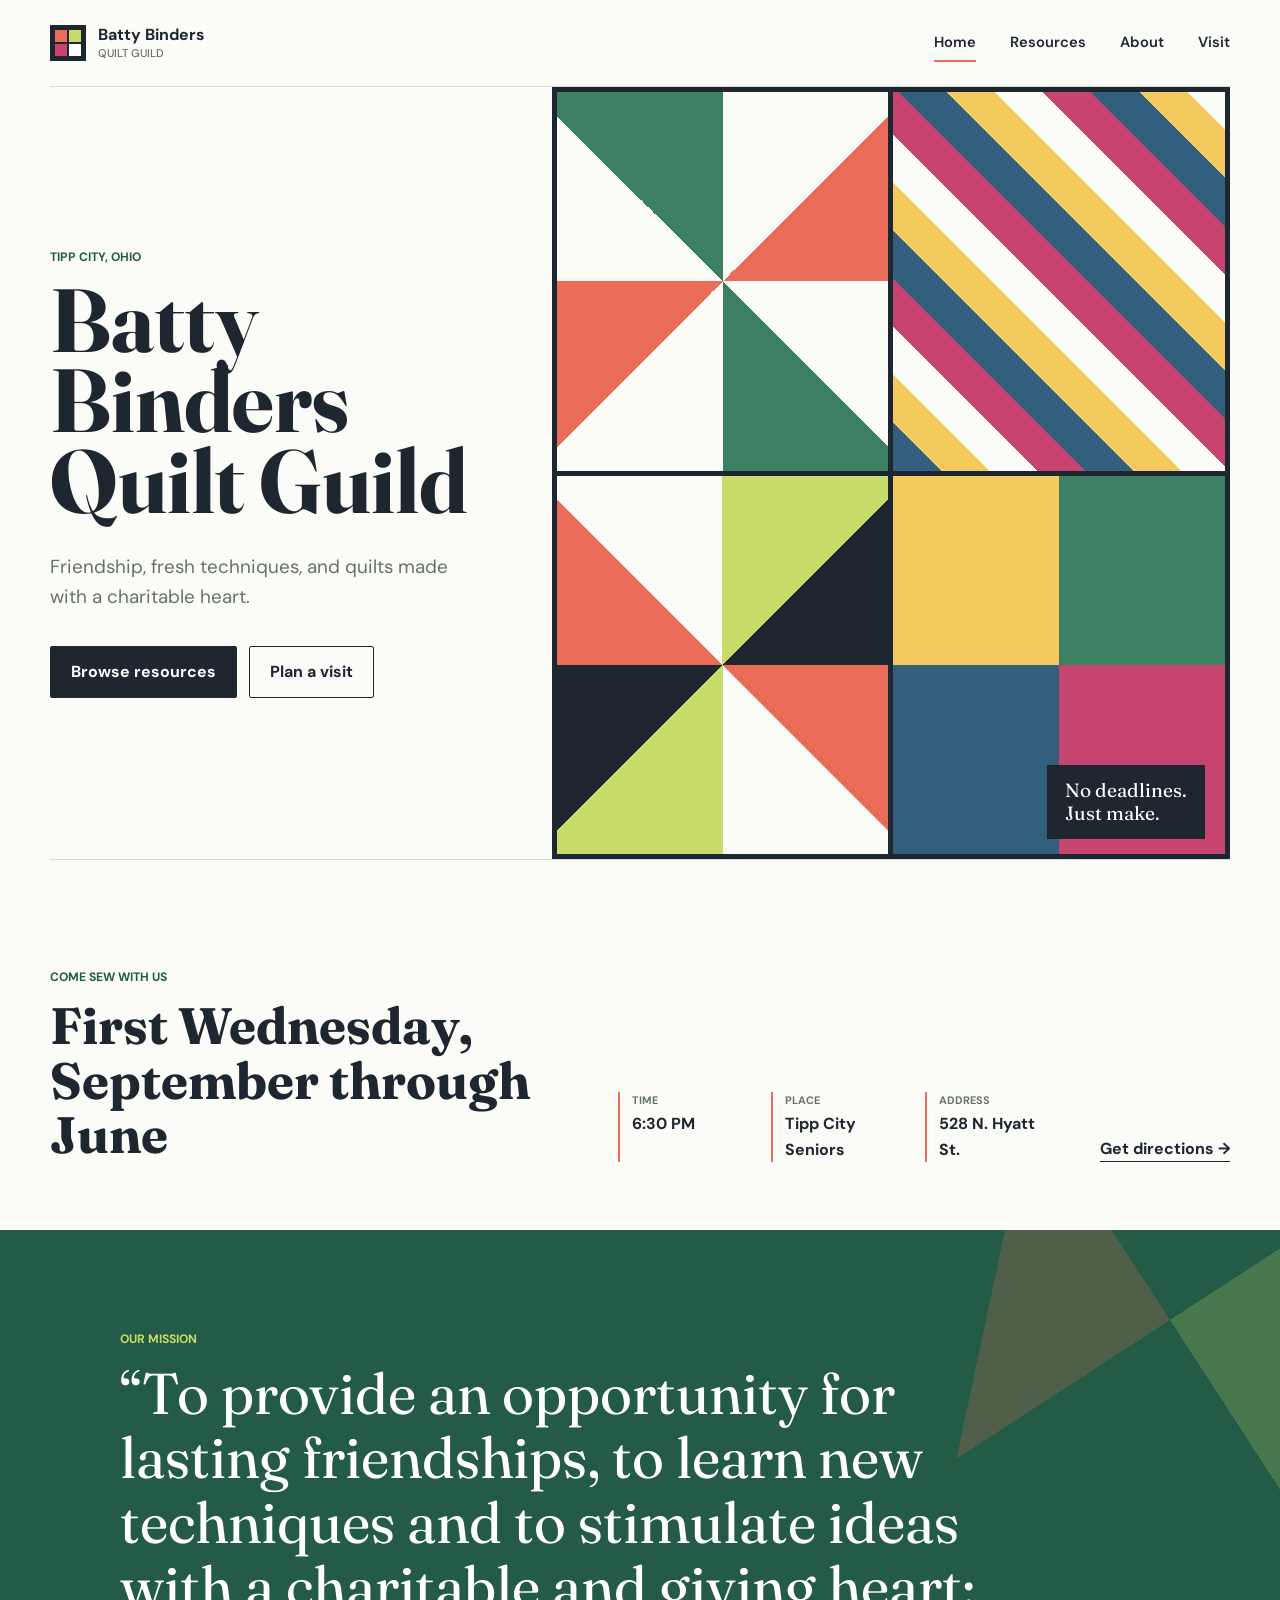
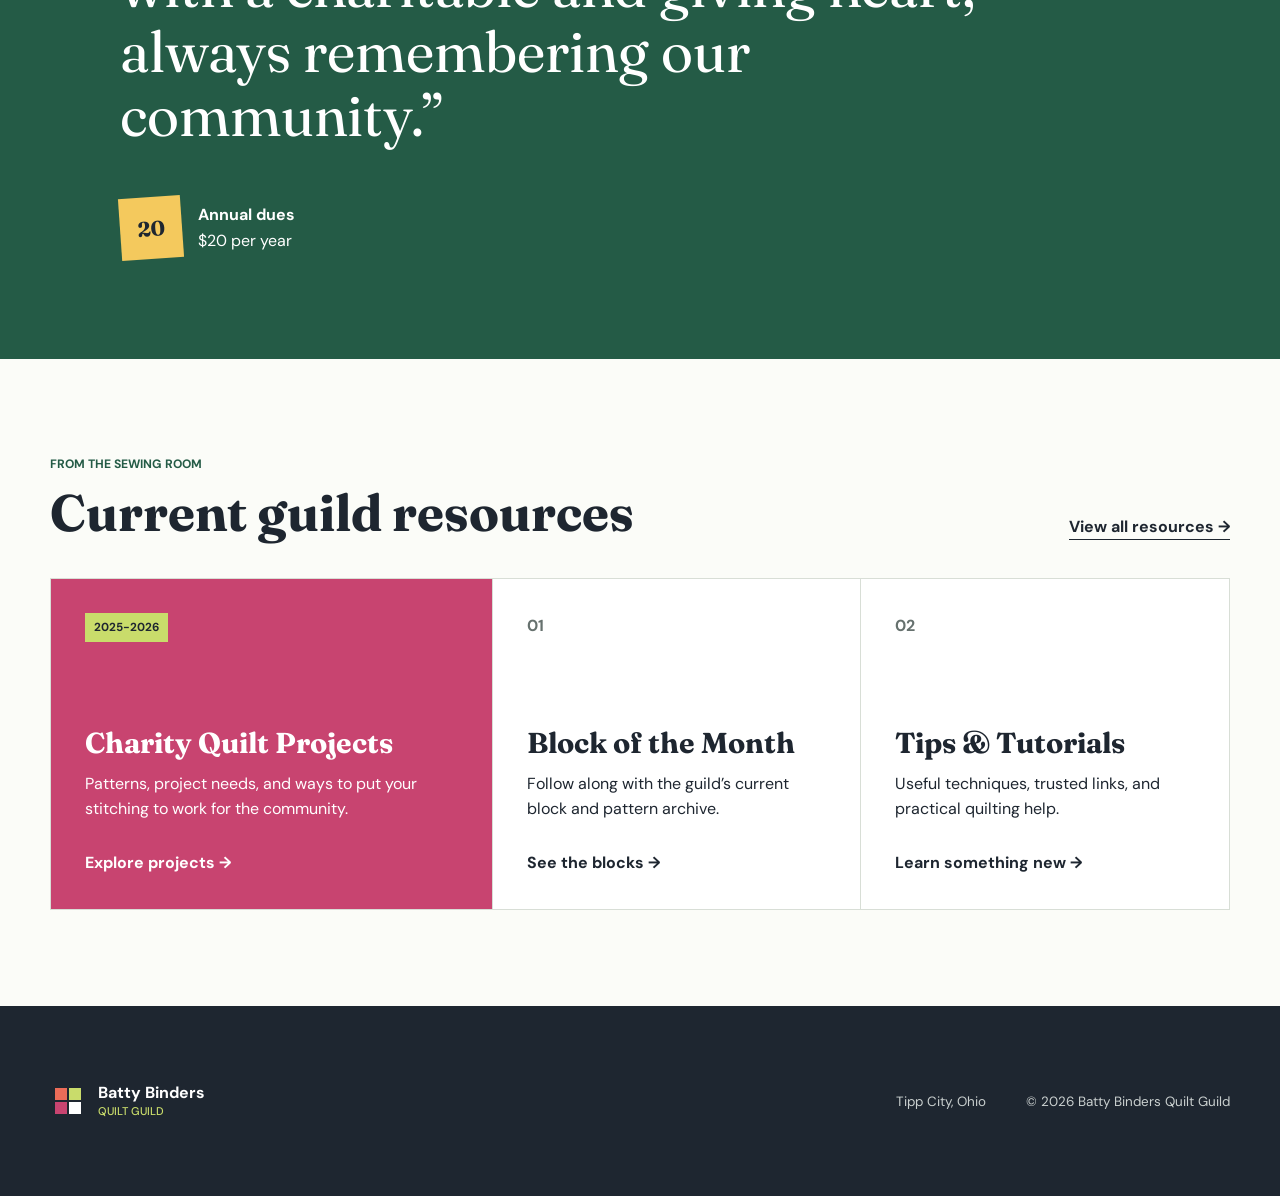
<file: batty-binders-redesign/index.html>
<!doctype html>
<html lang="en">
<head>
  <meta charset="utf-8">
  <meta name="viewport" content="width=device-width, initial-scale=1">
  <meta name="description" content="Batty Binders Quilt Guild in Tipp City, Ohio: meetings, projects, resources, and community quilting.">
  <title>Batty Binders Quilt Guild</title>
  <link rel="preconnect" href="https://fonts.googleapis.com">
  <link rel="preconnect" href="https://fonts.gstatic.com" crossorigin>
  <link href="https://fonts.googleapis.com/css2?family=DM+Sans:wght@400;500;600;700&amp;family=Fraunces:opsz,wght@9..144,600;9..144,700&amp;display=swap" rel="stylesheet">
  <link rel="stylesheet" href="styles.css">
  <script src="app.js" defer></script>
</head>
<body>
  <a class="skip-link" href="#main-content">Skip to content</a>
  <header class="site-header">
    <a class="brand" href="index.html" aria-label="Batty Binders home">
      <span class="brand-mark" aria-hidden="true">
        <span></span><span></span><span></span><span></span>
      </span>
      <span>Batty Binders <small>Quilt Guild</small></span>
    </a>
    <button class="menu-button" type="button" aria-expanded="false" aria-controls="site-nav">
      <span class="menu-icon" aria-hidden="true"></span>
      <span class="sr-only">Open navigation</span>
    </button>
    <nav id="site-nav" class="site-nav" aria-label="Main navigation">
      <a class="is-active" href="index.html">Home</a>
      <a href="resources.html">Resources</a>
      <a href="#about">About</a>
      <a href="#visit">Visit</a>
    </nav>
  </header>

  <main id="main-content">
    <section class="hero">
      <div class="hero-copy">
        <p class="eyebrow">Tipp City, Ohio</p>
        <h1>Batty Binders<br>Quilt Guild</h1>
        <p class="hero-intro">Friendship, fresh techniques, and quilts made with a charitable heart.</p>
        <div class="hero-actions">
          <a class="button button-primary" href="resources.html">Browse resources</a>
          <a class="button button-secondary" href="#visit">Plan a visit</a>
        </div>
      </div>
      <div class="hero-quilt" aria-label="Colorful quilt-inspired pattern">
        <div class="quilt-block quilt-block-star"></div>
        <div class="quilt-block quilt-block-bars"></div>
        <div class="quilt-block quilt-block-pinwheel"></div>
        <div class="quilt-block quilt-block-nine"></div>
        <p>No deadlines.<br>Just make.</p>
      </div>
    </section>

    <section class="meeting-strip" id="visit" aria-labelledby="next-meeting-title">
      <div>
        <p class="eyebrow">Come sew with us</p>
        <h2 id="next-meeting-title">First Wednesday, September through June</h2>
      </div>
      <dl class="meeting-details">
        <div><dt>Time</dt><dd>6:30 PM</dd></div>
        <div><dt>Place</dt><dd>Tipp City Seniors</dd></div>
        <div><dt>Address</dt><dd>528 N. Hyatt St.</dd></div>
      </dl>
      <a class="text-link" href="https://maps.google.com/?q=528+N+Hyatt+St,+Tipp+City,+OH+45371" target="_blank" rel="noopener">Get directions <span aria-hidden="true">&rarr;</span></a>
    </section>

    <section class="mission" id="about">
      <p class="eyebrow">Our mission</p>
      <blockquote>“To provide an opportunity for lasting friendships, to learn new techniques and to stimulate ideas with a charitable and giving heart; always remembering our community.”</blockquote>
      <div class="mission-note">
        <span aria-hidden="true">20</span>
        <p><strong>Annual dues</strong><br>$20 per year</p>
      </div>
    </section>

    <section class="resource-preview" aria-labelledby="resource-title">
      <div class="section-heading">
        <div>
          <p class="eyebrow">From the sewing room</p>
          <h2 id="resource-title">Current guild resources</h2>
        </div>
        <a class="text-link" href="resources.html">View all resources <span aria-hidden="true">&rarr;</span></a>
      </div>
      <div class="preview-grid">
        <a class="preview-card featured" href="charity.html">
          <span class="card-tag">2025-2026</span>
          <h3>Charity Quilt Projects</h3>
          <p>Patterns, project needs, and ways to put your stitching to work for the community.</p>
          <span class="card-link">Explore projects <span aria-hidden="true">&rarr;</span></span>
        </a>
        <a class="preview-card" href="resources.html#block-of-the-month">
          <span class="card-number">01</span>
          <h3>Block of the Month</h3>
          <p>Follow along with the guild’s current block and pattern archive.</p>
          <span class="card-link">See the blocks <span aria-hidden="true">&rarr;</span></span>
        </a>
        <a class="preview-card" href="resources.html#tips">
          <span class="card-number">02</span>
          <h3>Tips &amp; Tutorials</h3>
          <p>Useful techniques, trusted links, and practical quilting help.</p>
          <span class="card-link">Learn something new <span aria-hidden="true">&rarr;</span></span>
        </a>
      </div>
    </section>
  </main>

  <footer class="site-footer">
    <a class="brand brand-light" href="index.html">
      <span class="brand-mark" aria-hidden="true"><span></span><span></span><span></span><span></span></span>
      <span>Batty Binders <small>Quilt Guild</small></span>
    </a>
    <p>Tipp City, Ohio</p>
    <p>&copy; <span data-current-year>2026</span> Batty Binders Quilt Guild</p>
  </footer>
</body>
</html>
</file>
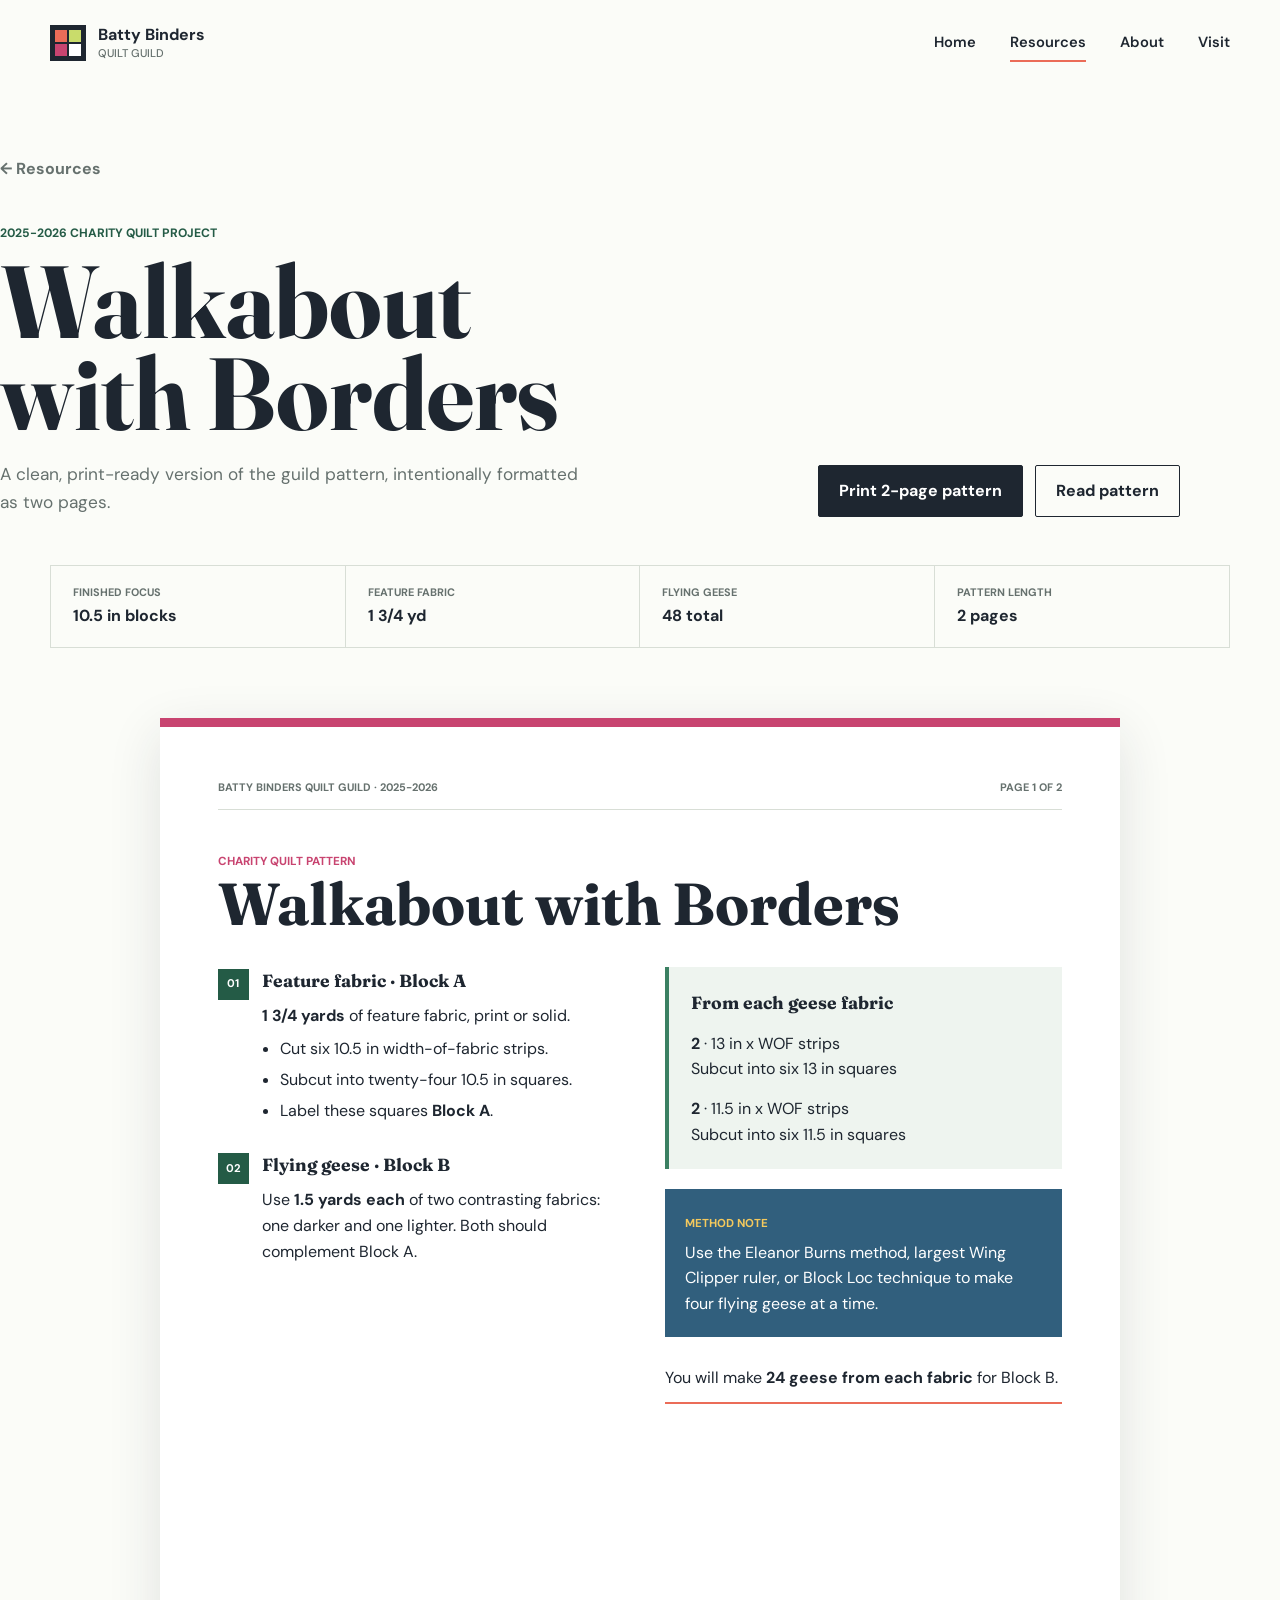
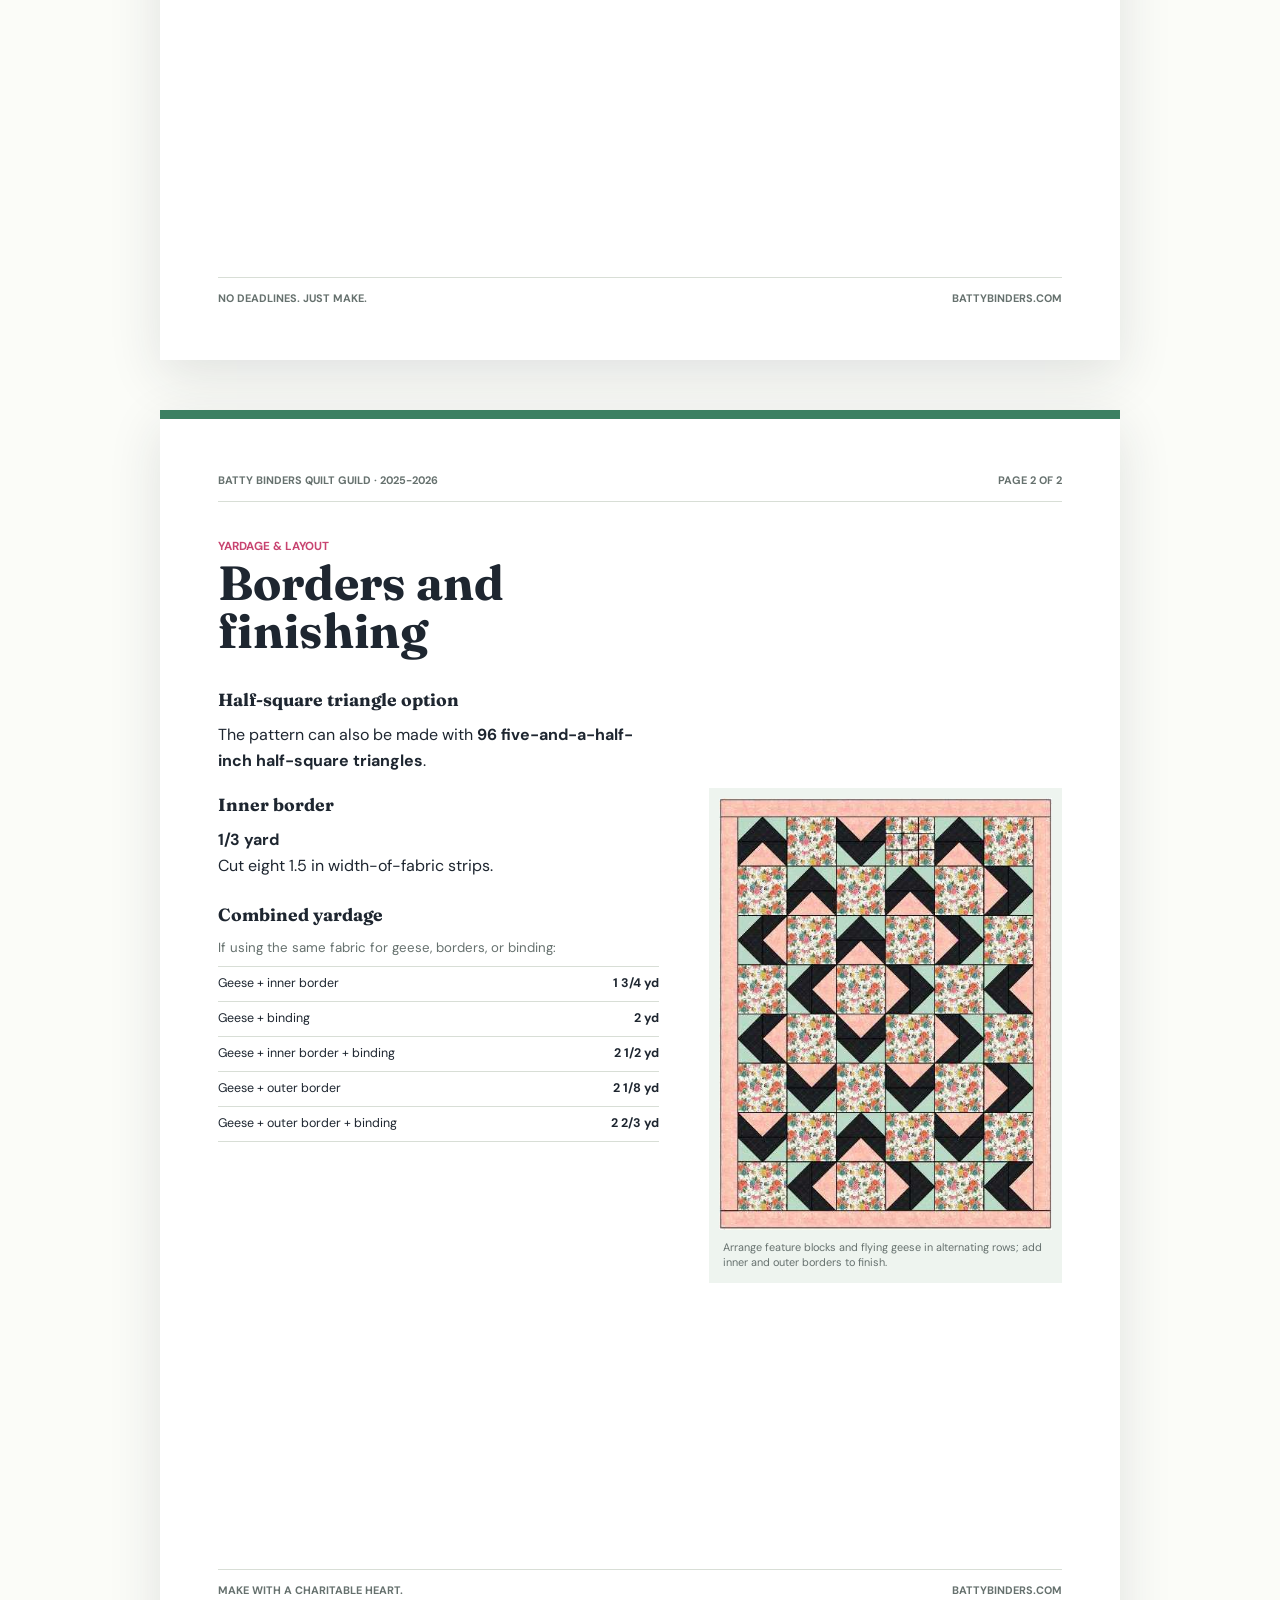
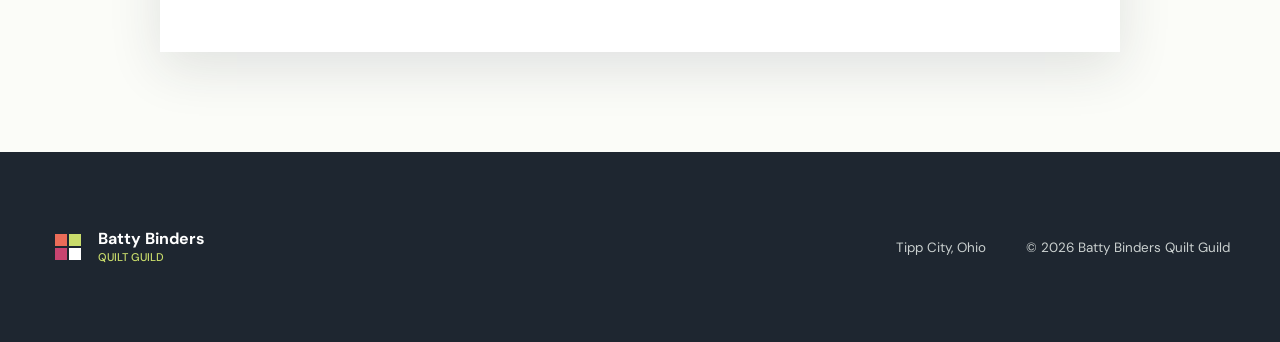
<file: batty-binders-redesign/charity.html>
<!doctype html>
<html lang="en">
<head>
  <meta charset="utf-8">
  <meta name="viewport" content="width=device-width, initial-scale=1">
  <meta name="description" content="Batty Binders 2025-2026 charity quilt projects and two-page Walkabout with Borders pattern.">
  <title>2025-2026 Charity Projects | Batty Binders</title>
  <link rel="preconnect" href="https://fonts.googleapis.com">
  <link rel="preconnect" href="https://fonts.gstatic.com" crossorigin>
  <link href="https://fonts.googleapis.com/css2?family=DM+Sans:wght@400;500;600;700&amp;family=Fraunces:opsz,wght@9..144,600;9..144,700&amp;display=swap" rel="stylesheet">
  <link rel="stylesheet" href="styles.css">
  <script src="app.js" defer></script>
</head>
<body class="pattern-site">
  <a class="skip-link" href="#main-content">Skip to content</a>
  <header class="site-header">
    <a class="brand" href="index.html" aria-label="Batty Binders home"><span class="brand-mark" aria-hidden="true"><span></span><span></span><span></span><span></span></span><span>Batty Binders <small>Quilt Guild</small></span></a>
    <button class="menu-button" type="button" aria-expanded="false" aria-controls="site-nav"><span class="menu-icon" aria-hidden="true"></span><span class="sr-only">Open navigation</span></button>
    <nav id="site-nav" class="site-nav" aria-label="Main navigation"><a href="index.html">Home</a><a class="is-active" href="resources.html">Resources</a><a href="index.html#about">About</a><a href="index.html#visit">Visit</a></nav>
  </header>

  <main id="main-content">
    <header class="pattern-header">
      <div>
        <a class="breadcrumb" href="resources.html"><span aria-hidden="true">&larr;</span> Resources</a>
        <p class="eyebrow">2025-2026 charity quilt project</p>
        <h1>Walkabout<br>with Borders</h1>
        <p>A clean, print-ready version of the guild pattern, intentionally formatted as two pages.</p>
      </div>
      <div class="pattern-actions">
        <button class="button button-primary print-button" type="button">Print 2-page pattern</button>
        <a class="button button-secondary" href="#pattern-pages">Read pattern</a>
      </div>
    </header>

    <aside class="pattern-summary" aria-label="Pattern summary">
      <div><span>Finished focus</span><strong>10.5 in blocks</strong></div>
      <div><span>Feature fabric</span><strong>1 3/4 yd</strong></div>
      <div><span>Flying geese</span><strong>48 total</strong></div>
      <div><span>Pattern length</span><strong>2 pages</strong></div>
    </aside>

    <section class="pattern-pages" id="pattern-pages" aria-label="Walkabout with Borders two-page pattern">
      <article class="pattern-sheet" aria-labelledby="sheet-one-title">
        <header class="sheet-header"><p>Batty Binders Quilt Guild · 2025-2026</p><span>Page 1 of 2</span></header>
        <div class="sheet-title"><p>Charity quilt pattern</p><h2 id="sheet-one-title">Walkabout with Borders</h2></div>
        <div class="sheet-columns">
          <div>
            <section class="instruction-block">
              <span class="step-number">01</span><h3>Feature fabric · Block A</h3>
              <p><strong>1 3/4 yards</strong> of feature fabric, print or solid.</p>
              <ul><li>Cut six 10.5 in width-of-fabric strips.</li><li>Subcut into twenty-four 10.5 in squares.</li><li>Label these squares <strong>Block A</strong>.</li></ul>
            </section>
            <section class="instruction-block">
              <span class="step-number">02</span><h3>Flying geese · Block B</h3>
              <p>Use <strong>1.5 yards each</strong> of two contrasting fabrics: one darker and one lighter. Both should complement Block A.</p>
            </section>
          </div>
          <div>
            <section class="cut-list">
              <h3>From each geese fabric</h3>
              <p><strong>2</strong> · 13 in x WOF strips<br>Subcut into six 13 in squares</p>
              <p><strong>2</strong> · 11.5 in x WOF strips<br>Subcut into six 11.5 in squares</p>
            </section>
            <aside class="method-note"><strong>Method note</strong><p>Use the Eleanor Burns method, largest Wing Clipper ruler, or Block Loc technique to make four flying geese at a time.</p></aside>
            <p class="yield-note">You will make <strong>24 geese from each fabric</strong> for Block B.</p>
          </div>
        </div>
        <footer class="sheet-footer"><span>No deadlines. Just make.</span><span>battybinders.com</span></footer>
      </article>

      <article class="pattern-sheet sheet-two" aria-labelledby="sheet-two-title">
        <header class="sheet-header"><p>Batty Binders Quilt Guild · 2025-2026</p><span>Page 2 of 2</span></header>
        <div class="sheet-two-grid">
          <div>
            <div class="sheet-title compact"><p>Yardage &amp; layout</p><h2 id="sheet-two-title">Borders and finishing</h2></div>
            <section class="instruction-block compact-block"><h3>Half-square triangle option</h3><p>The pattern can also be made with <strong>96 five-and-a-half-inch half-square triangles</strong>.</p></section>
            <section class="instruction-block compact-block"><h3>Inner border</h3><p><strong>1/3 yard</strong><br>Cut eight 1.5 in width-of-fabric strips.</p></section>
            <section class="yardage-table" aria-labelledby="yardage-title">
              <h3 id="yardage-title">Combined yardage</h3>
              <p>If using the same fabric for geese, borders, or binding:</p>
              <dl>
                <div><dt>Geese + inner border</dt><dd>1 3/4 yd</dd></div>
                <div><dt>Geese + binding</dt><dd>2 yd</dd></div>
                <div><dt>Geese + inner border + binding</dt><dd>2 1/2 yd</dd></div>
                <div><dt>Geese + outer border</dt><dd>2 1/8 yd</dd></div>
                <div><dt>Geese + outer border + binding</dt><dd>2 2/3 yd</dd></div>
              </dl>
            </section>
          </div>
          <figure class="quilt-figure">
            <img src="assets/walkabout-quilt.jpg" alt="Walkabout with Borders quilt layout using floral squares and contrasting flying geese">
            <figcaption>Arrange feature blocks and flying geese in alternating rows; add inner and outer borders to finish.</figcaption>
          </figure>
        </div>
        <footer class="sheet-footer"><span>Make with a charitable heart.</span><span>battybinders.com</span></footer>
      </article>
    </section>
  </main>

  <footer class="site-footer no-print"><a class="brand brand-light" href="index.html"><span class="brand-mark" aria-hidden="true"><span></span><span></span><span></span><span></span></span><span>Batty Binders <small>Quilt Guild</small></span></a><p>Tipp City, Ohio</p><p>&copy; <span data-current-year>2026</span> Batty Binders Quilt Guild</p></footer>
</body>
</html>
</file>
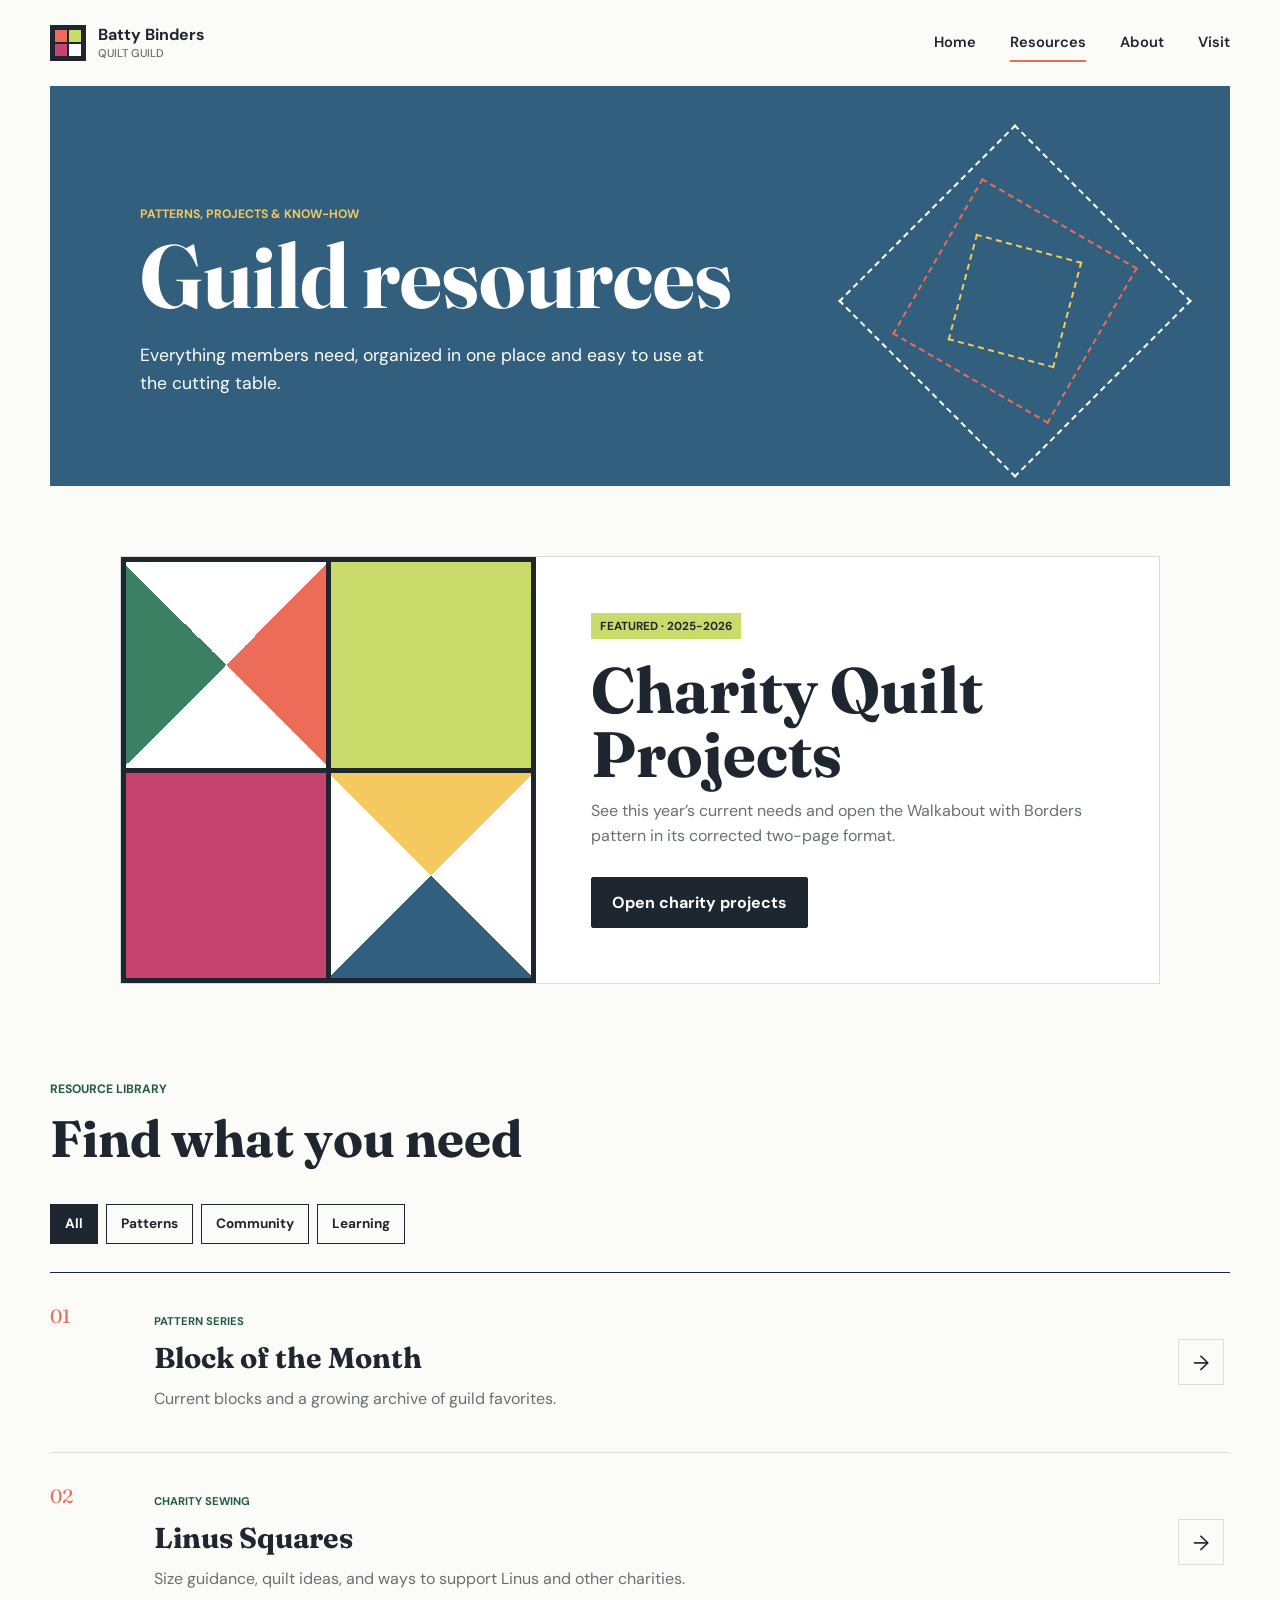
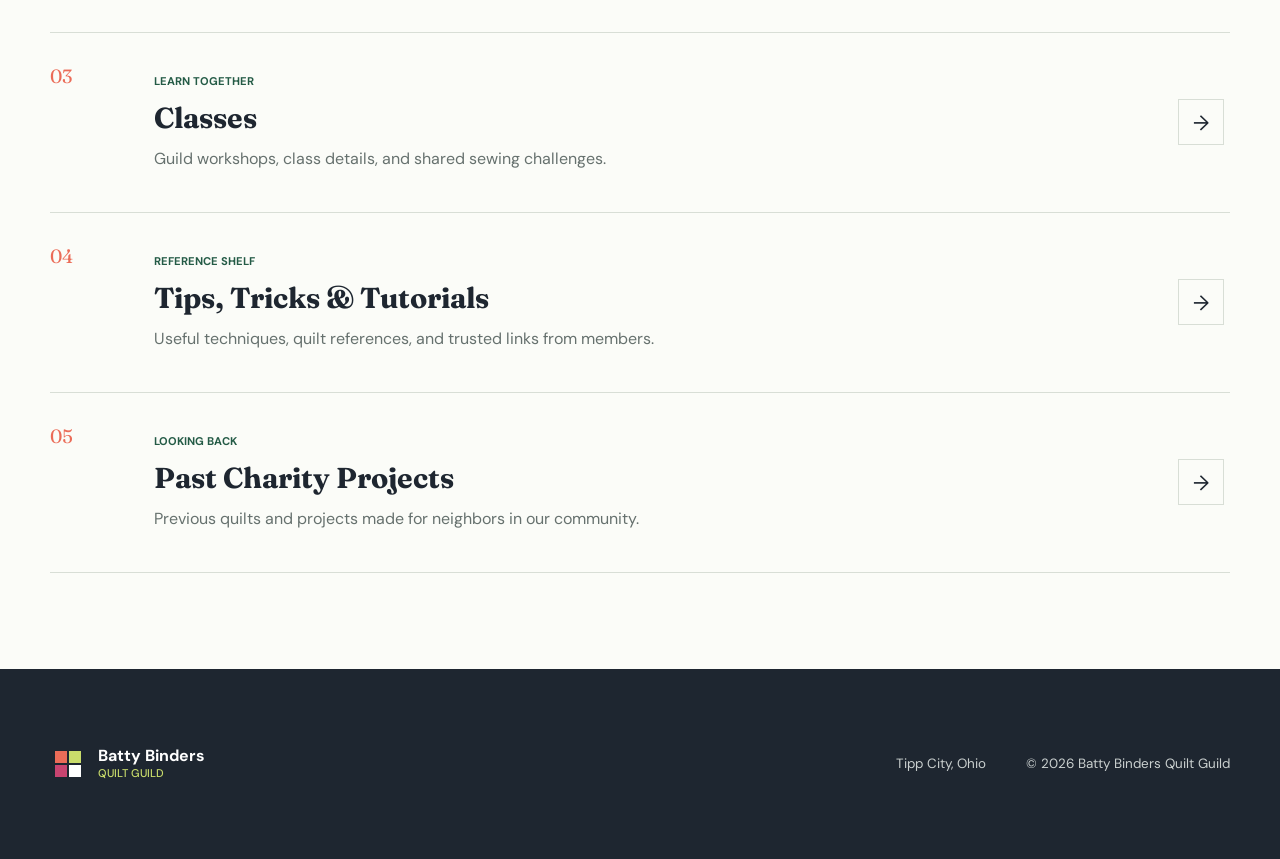
<file: batty-binders-redesign/resources.html>
<!doctype html>
<html lang="en">
<head>
  <meta charset="utf-8">
  <meta name="viewport" content="width=device-width, initial-scale=1">
  <meta name="description" content="Patterns, charity projects, tutorials, and member resources from Batty Binders Quilt Guild.">
  <title>Resources | Batty Binders Quilt Guild</title>
  <link rel="preconnect" href="https://fonts.googleapis.com">
  <link rel="preconnect" href="https://fonts.gstatic.com" crossorigin>
  <link href="https://fonts.googleapis.com/css2?family=DM+Sans:wght@400;500;600;700&amp;family=Fraunces:opsz,wght@9..144,600;9..144,700&amp;display=swap" rel="stylesheet">
  <link rel="stylesheet" href="styles.css">
  <script src="app.js" defer></script>
</head>
<body>
  <a class="skip-link" href="#main-content">Skip to content</a>
  <header class="site-header">
    <a class="brand" href="index.html" aria-label="Batty Binders home">
      <span class="brand-mark" aria-hidden="true"><span></span><span></span><span></span><span></span></span>
      <span>Batty Binders <small>Quilt Guild</small></span>
    </a>
    <button class="menu-button" type="button" aria-expanded="false" aria-controls="site-nav">
      <span class="menu-icon" aria-hidden="true"></span><span class="sr-only">Open navigation</span>
    </button>
    <nav id="site-nav" class="site-nav" aria-label="Main navigation">
      <a href="index.html">Home</a>
      <a class="is-active" href="resources.html">Resources</a>
      <a href="index.html#about">About</a>
      <a href="index.html#visit">Visit</a>
    </nav>
  </header>

  <main id="main-content">
    <header class="page-hero resources-hero">
      <div>
        <p class="eyebrow">Patterns, projects &amp; know-how</p>
        <h1>Guild resources</h1>
        <p>Everything members need, organized in one place and easy to use at the cutting table.</p>
      </div>
      <div class="hero-stitch" aria-hidden="true"><span></span><span></span><span></span></div>
    </header>

    <section class="resource-feature" aria-labelledby="charity-title">
      <div class="feature-art" aria-hidden="true">
        <span class="feature-square one"></span><span class="feature-square two"></span>
        <span class="feature-square three"></span><span class="feature-square four"></span>
      </div>
      <div class="feature-copy">
        <span class="card-tag">Featured · 2025-2026</span>
        <h2 id="charity-title">Charity Quilt Projects</h2>
        <p>See this year’s current needs and open the Walkabout with Borders pattern in its corrected two-page format.</p>
        <a class="button button-primary" href="charity.html">Open charity projects</a>
      </div>
    </section>

    <section class="resource-library" aria-labelledby="library-title">
      <div class="section-heading">
        <div><p class="eyebrow">Resource library</p><h2 id="library-title">Find what you need</h2></div>
      </div>
      <div class="filter-row" role="group" aria-label="Filter resources">
        <button class="filter-button is-active" type="button" data-filter="all">All</button>
        <button class="filter-button" type="button" data-filter="patterns">Patterns</button>
        <button class="filter-button" type="button" data-filter="community">Community</button>
        <button class="filter-button" type="button" data-filter="learning">Learning</button>
      </div>
      <div class="resource-grid">
        <article class="resource-card" data-category="patterns">
          <span class="resource-index">01</span>
          <div><p class="resource-type">Pattern series</p><h3 id="block-of-the-month">Block of the Month</h3><p>Current blocks and a growing archive of guild favorites.</p></div>
          <a class="card-arrow" href="https://www.battybinders.com/resources/block-of-the-month" target="_blank" rel="noopener" aria-label="Open Block of the Month on the current website">&rarr;</a>
        </article>
        <article class="resource-card" data-category="community">
          <span class="resource-index">02</span>
          <div><p class="resource-type">Charity sewing</p><h3>Linus Squares</h3><p>Size guidance, quilt ideas, and ways to support Linus and other charities.</p></div>
          <a class="card-arrow" href="https://www.battybinders.com/resources/batty-squares-for-linuscharity" target="_blank" rel="noopener" aria-label="Open Linus Squares on the current website">&rarr;</a>
        </article>
        <article class="resource-card" data-category="learning">
          <span class="resource-index">03</span>
          <div><p class="resource-type">Learn together</p><h3>Classes</h3><p>Guild workshops, class details, and shared sewing challenges.</p></div>
          <a class="card-arrow" href="https://www.battybinders.com/resources/classes" target="_blank" rel="noopener" aria-label="Open Classes on the current website">&rarr;</a>
        </article>
        <article class="resource-card" data-category="learning" id="tips">
          <span class="resource-index">04</span>
          <div><p class="resource-type">Reference shelf</p><h3>Tips, Tricks &amp; Tutorials</h3><p>Useful techniques, quilt references, and trusted links from members.</p></div>
          <a class="card-arrow" href="https://www.battybinders.com/resources/tips-tricks-tutorials-links" target="_blank" rel="noopener" aria-label="Open Tips, Tricks and Tutorials on the current website">&rarr;</a>
        </article>
        <article class="resource-card" data-category="community">
          <span class="resource-index">05</span>
          <div><p class="resource-type">Looking back</p><h3>Past Charity Projects</h3><p>Previous quilts and projects made for neighbors in our community.</p></div>
          <a class="card-arrow" href="https://www.battybinders.com/resources/2025-2026-charity-quilt-projects/past-charity-quiltsprojects" target="_blank" rel="noopener" aria-label="Open past charity projects on the current website">&rarr;</a>
        </article>
      </div>
      <p class="empty-state" hidden>No resources match that filter.</p>
    </section>
  </main>

  <footer class="site-footer">
    <a class="brand brand-light" href="index.html"><span class="brand-mark" aria-hidden="true"><span></span><span></span><span></span><span></span></span><span>Batty Binders <small>Quilt Guild</small></span></a>
    <p>Tipp City, Ohio</p><p>&copy; <span data-current-year>2026</span> Batty Binders Quilt Guild</p>
  </footer>
</body>
</html>
</file>
<file: batty-binders-redesign/styles.css>
:root {
  --ink: #1e2630;
  --paper: #fbfcf8;
  --white: #ffffff;
  --green: #3b8062;
  --green-dark: #245b46;
  --lime: #c9dc6b;
  --coral: #eb6c58;
  --rose: #c84470;
  --sun: #f4c95d;
  --blue: #315f7d;
  --line: #d8ded6;
  --muted: #66716e;
  --display: "Fraunces", Georgia, serif;
  --body: "DM Sans", sans-serif;
  --content: min(1180px, calc(100% - 40px));
}

* { box-sizing: border-box; }
html { scroll-behavior: smooth; }
body { margin: 0; color: var(--ink); background: var(--paper); font-family: var(--body); line-height: 1.6; }
img { display: block; max-width: 100%; }
a { color: inherit; }
button, input { font: inherit; }
.sr-only { position: absolute; width: 1px; height: 1px; padding: 0; margin: -1px; overflow: hidden; clip: rect(0, 0, 0, 0); white-space: nowrap; border: 0; }
.skip-link { position: fixed; left: 16px; top: -80px; z-index: 100; padding: 10px 16px; color: var(--white); background: var(--ink); }
.skip-link:focus { top: 16px; }

.site-header { width: var(--content); height: 86px; margin: 0 auto; display: flex; align-items: center; justify-content: space-between; }
.brand { display: inline-flex; gap: 12px; align-items: center; color: var(--ink); font-weight: 700; line-height: 1.05; text-decoration: none; }
.brand small { display: block; margin-top: 4px; color: var(--muted); font-size: .7rem; font-weight: 500; text-transform: uppercase; }
.brand-mark { display: grid; grid-template-columns: repeat(2, 12px); grid-template-rows: repeat(2, 12px); gap: 2px; padding: 5px; background: var(--ink); }
.brand-mark span:nth-child(1) { background: var(--coral); }
.brand-mark span:nth-child(2) { background: var(--lime); }
.brand-mark span:nth-child(3) { background: var(--rose); }
.brand-mark span:nth-child(4) { background: var(--white); }
.site-nav { display: flex; align-items: center; gap: 34px; }
.site-nav a { position: relative; color: var(--ink); font-size: .92rem; font-weight: 600; text-decoration: none; }
.site-nav a::after { content: ""; position: absolute; right: 0; bottom: -7px; left: 0; height: 2px; background: var(--coral); transform: scaleX(0); transform-origin: left; transition: transform .2s ease; }
.site-nav a:hover::after, .site-nav a:focus-visible::after, .site-nav a.is-active::after { transform: scaleX(1); }
.menu-button { display: none; width: 42px; height: 42px; border: 1px solid var(--line); background: var(--paper); }
.menu-icon, .menu-icon::before, .menu-icon::after { display: block; width: 18px; height: 2px; margin: auto; background: var(--ink); content: ""; }
.menu-icon::before { transform: translateY(-6px); }
.menu-icon::after { transform: translateY(4px); }

.hero { width: var(--content); min-height: calc(100vh - 126px); max-height: 820px; margin: 0 auto 40px; display: grid; grid-template-columns: minmax(0, .85fr) minmax(480px, 1.15fr); align-items: stretch; border-top: 1px solid var(--line); border-bottom: 1px solid var(--line); }
.hero-copy { align-self: center; padding: 72px 64px 72px 0; }
.eyebrow { margin: 0 0 12px; color: var(--green-dark); font-size: .76rem; font-weight: 700; text-transform: uppercase; }
h1, h2, h3, blockquote { font-family: var(--display); letter-spacing: 0; }
h1 { margin: 0; font-size: clamp(3.8rem, 7vw, 7.2rem); line-height: .9; }
.hero-intro { max-width: 520px; margin: 30px 0 34px; color: var(--muted); font-size: 1.18rem; }
.hero-actions, .pattern-actions { display: flex; flex-wrap: wrap; gap: 12px; }
.button { min-height: 48px; display: inline-flex; align-items: center; justify-content: center; padding: 12px 20px; border: 1px solid var(--ink); border-radius: 2px; font-weight: 700; text-decoration: none; cursor: pointer; transition: transform .2s ease, box-shadow .2s ease; }
.button:hover, .button:focus-visible { transform: translate(-2px, -2px); box-shadow: 4px 4px 0 var(--ink); }
.button-primary { color: var(--white); background: var(--ink); }
.button-secondary { color: var(--ink); background: transparent; }
.hero-quilt { position: relative; display: grid; grid-template: repeat(2, 1fr) / repeat(2, 1fr); gap: 5px; padding: 5px; overflow: hidden; background: var(--ink); }
.quilt-block { min-height: 230px; }
.quilt-block-star { background: conic-gradient(from 45deg at 50% 50%, var(--coral) 0 12.5%, var(--paper) 0 25%, var(--green) 0 37.5%, var(--paper) 0 50%, var(--coral) 0 62.5%, var(--paper) 0 75%, var(--green) 0 87.5%, var(--paper) 0); }
.quilt-block-bars { background: repeating-linear-gradient(45deg, var(--blue) 0 34px, var(--sun) 34px 68px, var(--paper) 68px 102px, var(--rose) 102px 136px); }
.quilt-block-pinwheel { background: conic-gradient(from 0deg, var(--lime) 0 12.5%, var(--ink) 0 25%, var(--coral) 0 37.5%, var(--paper) 0 50%, var(--lime) 0 62.5%, var(--ink) 0 75%, var(--coral) 0 87.5%, var(--paper) 0); }
.quilt-block-nine { background: conic-gradient(from 90deg at 50% 50%, var(--rose), var(--rose) 25%, var(--blue) 0 50%, var(--sun) 0 75%, var(--green) 0); }
.hero-quilt > p { position: absolute; right: 25px; bottom: 20px; margin: 0; padding: 14px 18px; color: var(--white); background: var(--ink); font-family: var(--display); font-size: 1.2rem; line-height: 1.2; }

.meeting-strip { width: var(--content); margin: 0 auto; padding: 68px 0; display: grid; grid-template-columns: 1.2fr 1fr auto; gap: 50px; align-items: end; }
.meeting-strip h2, .section-heading h2 { margin: 0; font-size: clamp(2rem, 4vw, 3.4rem); line-height: 1.06; }
.meeting-details { margin: 0; display: grid; grid-template-columns: repeat(3, 1fr); gap: 28px; }
.meeting-details div { border-left: 2px solid var(--coral); padding-left: 12px; }
.meeting-details dt { color: var(--muted); font-size: .68rem; font-weight: 700; text-transform: uppercase; }
.meeting-details dd { margin: 2px 0 0; font-weight: 700; }
.text-link { width: fit-content; font-weight: 700; text-decoration: none; border-bottom: 1px solid currentColor; }
.text-link span, .card-link span { display: inline-block; transition: transform .2s ease; }
.text-link:hover span, .card-link:hover span, a:hover .card-link span { transform: translateX(5px); }

.mission { position: relative; padding: 100px max(20px, calc((100% - 1040px) / 2)); color: var(--white); overflow: hidden; background: var(--green-dark); }
.mission::after { content: ""; position: absolute; width: 360px; aspect-ratio: 1; right: -70px; top: -90px; opacity: .22; background: conic-gradient(from 45deg, var(--lime) 0 25%, transparent 0 50%, var(--coral) 0 75%, transparent 0); transform: rotate(12deg); }
.mission .eyebrow { color: var(--lime); }
.mission blockquote { max-width: 900px; margin: 0; font-size: clamp(2rem, 4.5vw, 4.3rem); line-height: 1.12; }
.mission-note { margin-top: 48px; display: flex; align-items: center; gap: 16px; }
.mission-note > span { width: 62px; height: 62px; display: grid; place-items: center; color: var(--ink); background: var(--sun); font: 700 1.3rem var(--display); transform: rotate(-4deg); }
.mission-note p { margin: 0; }

.resource-preview, .resource-library { width: var(--content); margin: 0 auto; padding: 96px 0; }
.section-heading { margin-bottom: 38px; display: flex; justify-content: space-between; gap: 30px; align-items: end; }
.preview-grid { display: grid; grid-template-columns: 1.2fr 1fr 1fr; border: 1px solid var(--line); }
.preview-card { min-height: 330px; padding: 34px; display: flex; flex-direction: column; color: var(--ink); text-decoration: none; background: var(--white); border-right: 1px solid var(--line); transition: background .25s ease, color .25s ease; }
.preview-card:last-child { border-right: 0; }
.preview-card:hover { color: var(--white); background: var(--blue); }
.preview-card.featured { color: var(--white); background: var(--rose); }
.preview-card.featured:hover { background: var(--green-dark); }
.preview-card h3 { margin: auto 0 12px; font-size: 1.8rem; line-height: 1.1; }
.preview-card p { margin: 0 0 28px; }
.card-tag { width: fit-content; padding: 5px 9px; color: var(--ink); background: var(--lime); font-size: .73rem; font-weight: 700; text-transform: uppercase; }
.card-number { color: var(--muted); font-weight: 700; }
.preview-card:hover .card-number { color: var(--white); }
.card-link { font-weight: 700; }

.page-hero { width: var(--content); min-height: 380px; margin: 0 auto; padding: 90px 7vw 60px; display: flex; justify-content: space-between; align-items: center; overflow: hidden; color: var(--white); background: var(--blue); }
.page-hero h1 { font-size: clamp(3.5rem, 7vw, 6.8rem); }
.page-hero p:not(.eyebrow) { max-width: 580px; margin: 24px 0 0; font-size: 1.1rem; }
.page-hero .eyebrow { color: var(--sun); }
.hero-stitch { width: 250px; height: 250px; position: relative; flex: 0 0 auto; }
.hero-stitch span { position: absolute; inset: 0; border: 2px dashed var(--white); transform: rotate(45deg); }
.hero-stitch span:nth-child(2) { inset: 35px; border-color: var(--coral); transform: rotate(30deg); }
.hero-stitch span:nth-child(3) { inset: 70px; border-color: var(--sun); transform: rotate(15deg); }
.resource-feature { width: min(1040px, calc(100% - 40px)); margin: 70px auto 0; display: grid; grid-template-columns: .8fr 1.2fr; min-height: 410px; background: var(--white); border: 1px solid var(--line); }
.feature-art { display: grid; grid-template: repeat(2, 1fr) / repeat(2, 1fr); gap: 5px; padding: 5px; background: var(--ink); }
.feature-square.one { background: conic-gradient(from 45deg, var(--coral) 0 25%, var(--white) 0 50%, var(--green) 0 75%, var(--white) 0); }
.feature-square.two { background: var(--lime); }
.feature-square.three { background: var(--rose); }
.feature-square.four { background: conic-gradient(from 135deg, var(--blue) 0 25%, var(--white) 0 50%, var(--sun) 0 75%, var(--white) 0); }
.feature-copy { align-self: center; padding: 55px; }
.feature-copy h2 { margin: 20px 0 12px; font-size: clamp(2.5rem, 5vw, 4.6rem); line-height: 1; }
.feature-copy p { max-width: 560px; margin: 0 0 28px; color: var(--muted); }
.filter-row { margin: 0 0 28px; display: flex; flex-wrap: wrap; gap: 8px; }
.filter-button { padding: 8px 14px; border: 1px solid var(--ink); color: var(--ink); background: transparent; font-size: .85rem; font-weight: 700; cursor: pointer; }
.filter-button:hover, .filter-button:focus-visible, .filter-button.is-active { color: var(--white); background: var(--ink); }
.resource-grid { border-top: 1px solid var(--ink); }
.resource-card { min-height: 180px; padding: 28px 0; display: grid; grid-template-columns: 80px 1fr 52px; gap: 24px; align-items: center; border-bottom: 1px solid var(--line); }
.resource-card[hidden] { display: none; }
.resource-index { align-self: start; color: var(--coral); font-family: var(--display); font-size: 1.2rem; }
.resource-type { margin: 0 0 4px; color: var(--green-dark); font-size: .7rem; font-weight: 700; text-transform: uppercase; }
.resource-card h3 { margin: 0; font-size: 1.8rem; }
.resource-card div > p:last-child { margin: 5px 0 0; color: var(--muted); }
.card-arrow { width: 46px; height: 46px; display: grid; place-items: center; color: var(--ink); border: 1px solid var(--line); text-decoration: none; font-size: 1.3rem; transition: color .2s, background .2s; }
.card-arrow:hover, .card-arrow:focus-visible { color: var(--white); background: var(--coral); }
.empty-state { padding: 50px 0; color: var(--muted); text-align: center; }

.pattern-header { width: var(--content); padding: 70px 0 48px; display: flex; justify-content: space-between; gap: 50px; align-items: end; }
.pattern-header h1 { font-size: clamp(3.5rem, 8vw, 7rem); }
.pattern-header p:not(.eyebrow) { max-width: 590px; margin: 22px 0 0; color: var(--muted); font-size: 1.08rem; }
.breadcrumb { display: inline-block; margin-bottom: 42px; color: var(--muted); font-weight: 700; text-decoration: none; }
.breadcrumb:hover { color: var(--ink); }
.pattern-summary { width: var(--content); margin: 0 auto 70px; display: grid; grid-template-columns: repeat(4, 1fr); border: 1px solid var(--line); }
.pattern-summary > div { padding: 18px 22px; border-right: 1px solid var(--line); }
.pattern-summary > div:last-child { border-right: 0; }
.pattern-summary span { display: block; color: var(--muted); font-size: .68rem; font-weight: 700; text-transform: uppercase; }
.pattern-summary strong { display: block; margin-top: 2px; }
.pattern-pages { width: min(960px, calc(100% - 40px)); margin: 0 auto 100px; display: grid; gap: 50px; }
.pattern-sheet { position: relative; aspect-ratio: 8.5 / 11; padding: 5.5% 6%; display: flex; flex-direction: column; overflow: hidden; background: var(--white); box-shadow: 0 16px 50px rgb(30 38 48 / 12%); border-top: 9px solid var(--rose); }
.sheet-header, .sheet-footer { display: flex; justify-content: space-between; gap: 20px; color: var(--muted); font-size: .68rem; font-weight: 700; text-transform: uppercase; }
.sheet-header { padding-bottom: 12px; border-bottom: 1px solid var(--line); }
.sheet-header p { margin: 0; }
.sheet-title { margin: 5% 0 4%; }
.sheet-title p { margin: 0 0 3px; color: var(--rose); font-size: .73rem; font-weight: 700; text-transform: uppercase; }
.sheet-title h2 { margin: 0; font-size: clamp(2.1rem, 5vw, 3.7rem); line-height: 1; }
.sheet-title.compact { margin: 8% 0 7%; }
.sheet-title.compact h2 { font-size: clamp(1.8rem, 4vw, 3rem); }
.sheet-columns { display: grid; grid-template-columns: 1fr 1fr; gap: 6%; }
.instruction-block { position: relative; margin-bottom: 28px; padding-left: 44px; }
.instruction-block h3, .cut-list h3, .yardage-table h3 { margin: 0 0 8px; font-size: 1.1rem; }
.instruction-block p { margin: 0 0 8px; }
.instruction-block ul { margin: 0; padding-left: 18px; }
.instruction-block li { margin-bottom: 5px; }
.step-number { position: absolute; left: 0; top: 2px; width: 31px; height: 31px; display: grid; place-items: center; color: var(--white); background: var(--green-dark); font-size: .7rem; font-weight: 700; }
.cut-list { padding: 22px; background: #eef4ef; border-left: 4px solid var(--green); }
.cut-list p { margin: 14px 0 0; }
.method-note { margin-top: 20px; padding: 20px; color: var(--white); background: var(--blue); }
.method-note strong { color: var(--sun); font-size: .72rem; text-transform: uppercase; }
.method-note p { margin: 5px 0 0; }
.yield-note { padding: 12px 0; border-bottom: 2px solid var(--coral); }
.sheet-footer { margin-top: auto; padding-top: 12px; border-top: 1px solid var(--line); }
.sheet-two { border-top-color: var(--green); }
.sheet-two-grid { min-height: 0; display: grid; grid-template-columns: 1fr .8fr; gap: 6%; flex: 1; }
.compact-block { margin-bottom: 18px; padding-left: 0; }
.yardage-table { margin-top: 22px; }
.yardage-table > p { margin: 0 0 8px; color: var(--muted); font-size: .83rem; }
.yardage-table dl { margin: 0; border-top: 1px solid var(--line); }
.yardage-table dl div { padding: 7px 0; display: flex; justify-content: space-between; gap: 14px; border-bottom: 1px solid var(--line); font-size: .78rem; }
.yardage-table dd { margin: 0; font-weight: 700; white-space: nowrap; }
.quilt-figure { align-self: center; margin: 0; padding: 10px; background: #eef4ef; }
.quilt-figure img { width: 100%; }
.quilt-figure figcaption { padding: 10px 4px 3px; color: var(--muted); font-size: .68rem; line-height: 1.4; }

.site-footer { min-height: 190px; padding: 42px max(20px, calc((100% - 1180px) / 2)); display: grid; grid-template-columns: 1fr auto auto; gap: 40px; align-items: center; color: var(--white); background: var(--ink); }
.brand-light { color: var(--white); }
.brand-light small { color: var(--lime); }
.site-footer p { margin: 0; color: #cad0cf; font-size: .84rem; }

@media (max-width: 900px) {
  :root { --content: min(100% - 30px, 720px); }
  .site-header { height: 74px; }
  .menu-button { display: block; }
  .site-nav { position: absolute; z-index: 20; left: 15px; right: 15px; top: 66px; padding: 22px; display: none; flex-direction: column; align-items: stretch; gap: 18px; background: var(--white); border: 1px solid var(--line); box-shadow: 0 14px 30px rgb(30 38 48 / 14%); }
  .site-nav.is-open { display: flex; }
  .hero { min-height: auto; max-height: none; grid-template-columns: 1fr; }
  .hero-copy { padding: 64px 0; }
  .hero-quilt { min-height: 540px; }
  .meeting-strip { grid-template-columns: 1fr; gap: 28px; align-items: start; }
  .preview-grid { grid-template-columns: 1fr; }
  .preview-card { min-height: 260px; border-right: 0; border-bottom: 1px solid var(--line); }
  .preview-card:last-child { border-bottom: 0; }
  .page-hero { min-height: 340px; padding: 60px 7vw; }
  .hero-stitch { width: 170px; height: 170px; }
  .resource-feature { grid-template-columns: 1fr; }
  .feature-art { min-height: 280px; }
  .pattern-header { align-items: start; flex-direction: column; }
  .pattern-summary { grid-template-columns: repeat(2, 1fr); }
  .pattern-summary > div:nth-child(2) { border-right: 0; }
  .pattern-summary > div:nth-child(-n+2) { border-bottom: 1px solid var(--line); }
  .pattern-sheet { aspect-ratio: auto; min-height: 0; }
  .site-footer { grid-template-columns: 1fr; gap: 20px; }
}

@media (max-width: 600px) {
  .brand { font-size: .9rem; }
  .brand-mark { grid-template-columns: repeat(2, 10px); grid-template-rows: repeat(2, 10px); }
  h1 { font-size: 3.4rem; }
  .hero-copy { padding: 48px 0; }
  .hero-quilt { min-height: 420px; }
  .quilt-block { min-height: 170px; }
  .meeting-details { grid-template-columns: 1fr; }
  .mission { padding-top: 70px; padding-bottom: 70px; }
  .resource-preview, .resource-library { padding: 70px 0; }
  .section-heading { align-items: start; flex-direction: column; }
  .page-hero { min-height: 390px; align-items: flex-start; }
  .hero-stitch { position: absolute; width: 100px; height: 100px; right: 30px; }
  .feature-copy { padding: 34px 26px; }
  .resource-card { grid-template-columns: 42px 1fr 44px; gap: 12px; }
  .resource-card h3 { font-size: 1.45rem; }
  .pattern-summary { grid-template-columns: 1fr; }
  .pattern-summary > div { border-right: 0; border-bottom: 1px solid var(--line); }
  .pattern-summary > div:nth-child(2) { border-right: 0; }
  .pattern-sheet { padding: 26px 22px; }
  .sheet-columns, .sheet-two-grid { grid-template-columns: 1fr; }
  .quilt-figure { margin-top: 25px; }
  .sheet-title h2 { font-size: 2.3rem; }
}

@media print {
  @page { size: letter portrait; margin: 0; }
  body { background: var(--white); }
  .site-header, .pattern-header, .pattern-summary, .no-print { display: none !important; }
  .pattern-pages { width: auto; margin: 0; display: block; }
  .pattern-sheet { width: 8.5in; height: 11in; min-height: 11in; aspect-ratio: auto; padding: .48in .52in; box-shadow: none; break-after: page; page-break-after: always; }
  .pattern-sheet:last-child { break-after: auto; page-break-after: auto; }
  .sheet-columns { grid-template-columns: 1fr 1fr; }
  .sheet-two-grid { grid-template-columns: 1fr .8fr; }
  .quilt-figure { margin-top: 0; }
  .sheet-title h2 { font-size: 30pt; }
  .sheet-title.compact h2 { font-size: 24pt; }
  .instruction-block h3, .cut-list h3, .yardage-table h3 { font-size: 10pt; }
  .pattern-sheet p, .pattern-sheet li { font-size: 8.5pt; }
  .sheet-header, .sheet-footer, .quilt-figure figcaption, .yardage-table dl div { font-size: 6.8pt; }
}
</file>
